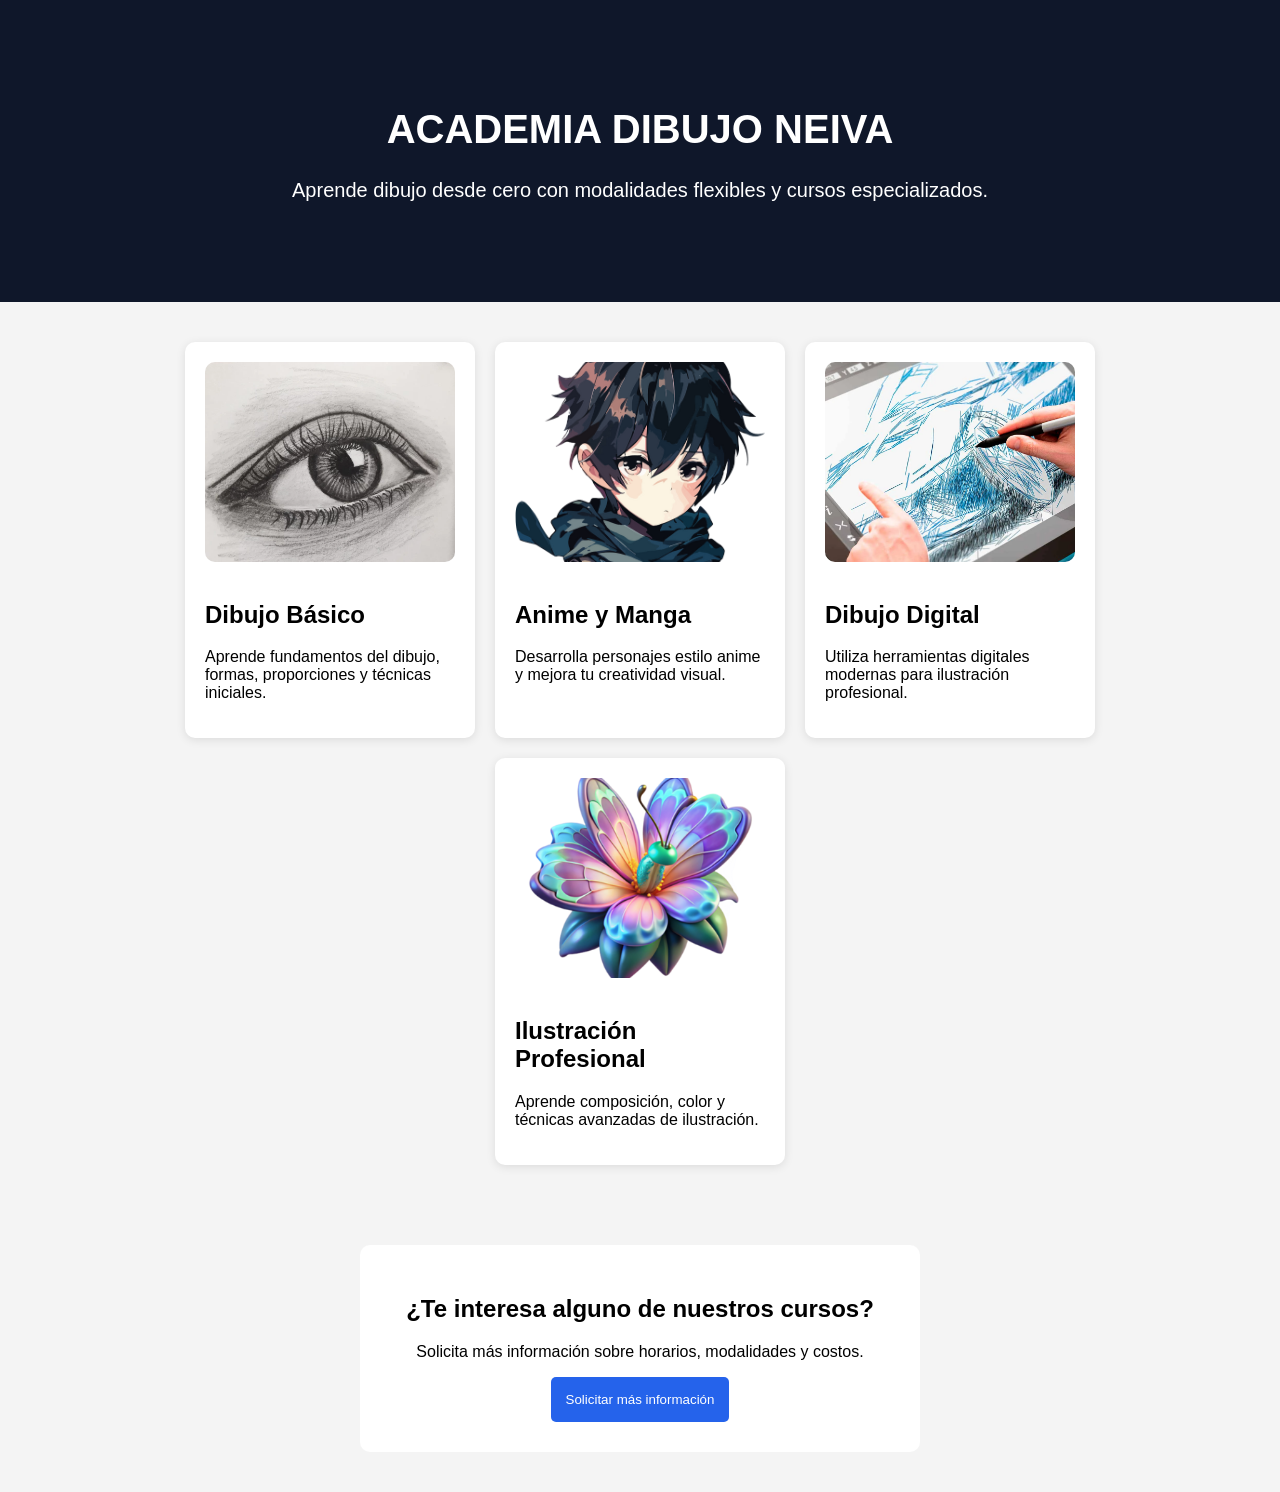
<file: index.html>
<!doctype html>
<html lang="es">
  <head>
    <meta charset="UTF-8" />
    <meta name="viewport" content="width=device-width, initial-scale=1.0" />
    <title>ACADEMIA DIBUJO NEIVA</title>
    <link rel="stylesheet" href="style.css" />
  </head>
  <body>
    <header class="hero">
      <h1>ACADEMIA DIBUJO NEIVA</h1>
      <p>
        Aprende dibujo desde cero con modalidades flexibles y cursos
        especializados.
      </p>
    </header>

    <section class="beneficios">
      <div class="card">
        <img
          src="imagenes/dibujo-basico.png"
          alt="Dibujo Básico"
          class="card-img"
        />

        <h2>Dibujo Básico</h2>

        <p>
          Aprende fundamentos del dibujo, formas, proporciones y técnicas
          iniciales.
        </p>
      </div>

      <div class="card">
        <img src="imagenes/anime.png" alt="Anime y Manga" class="card-img" />

        <h2>Anime y Manga</h2>

        <p>
          Desarrolla personajes estilo anime y mejora tu creatividad visual.
        </p>
      </div>

      <div class="card">
        <img src="imagenes/dijital.png" alt="Dibujo Digital" class="card-img" />

        <h2>Dibujo Digital</h2>

        <p>
          Utiliza herramientas digitales modernas para ilustración profesional.
        </p>
      </div>

      <div class="card">
        <img
          src="imagenes/ilustracion.png"
          alt="Ilustración Profesional"
          class="card-img"
        />

        <h2>Ilustración Profesional</h2>

        <p>Aprende composición, color y técnicas avanzadas de ilustración.</p>
      </div>
    </section>

    <section class="formulario">
      <h2>¿Te interesa alguno de nuestros cursos?</h2>

      <p>Solicita más información sobre horarios, modalidades y costos.</p>

      <a href="Formulario.html" class="btn-container">
        <button>Solicitar más información</button>
      </a>
    </section>
  </body>
</html>
</file>
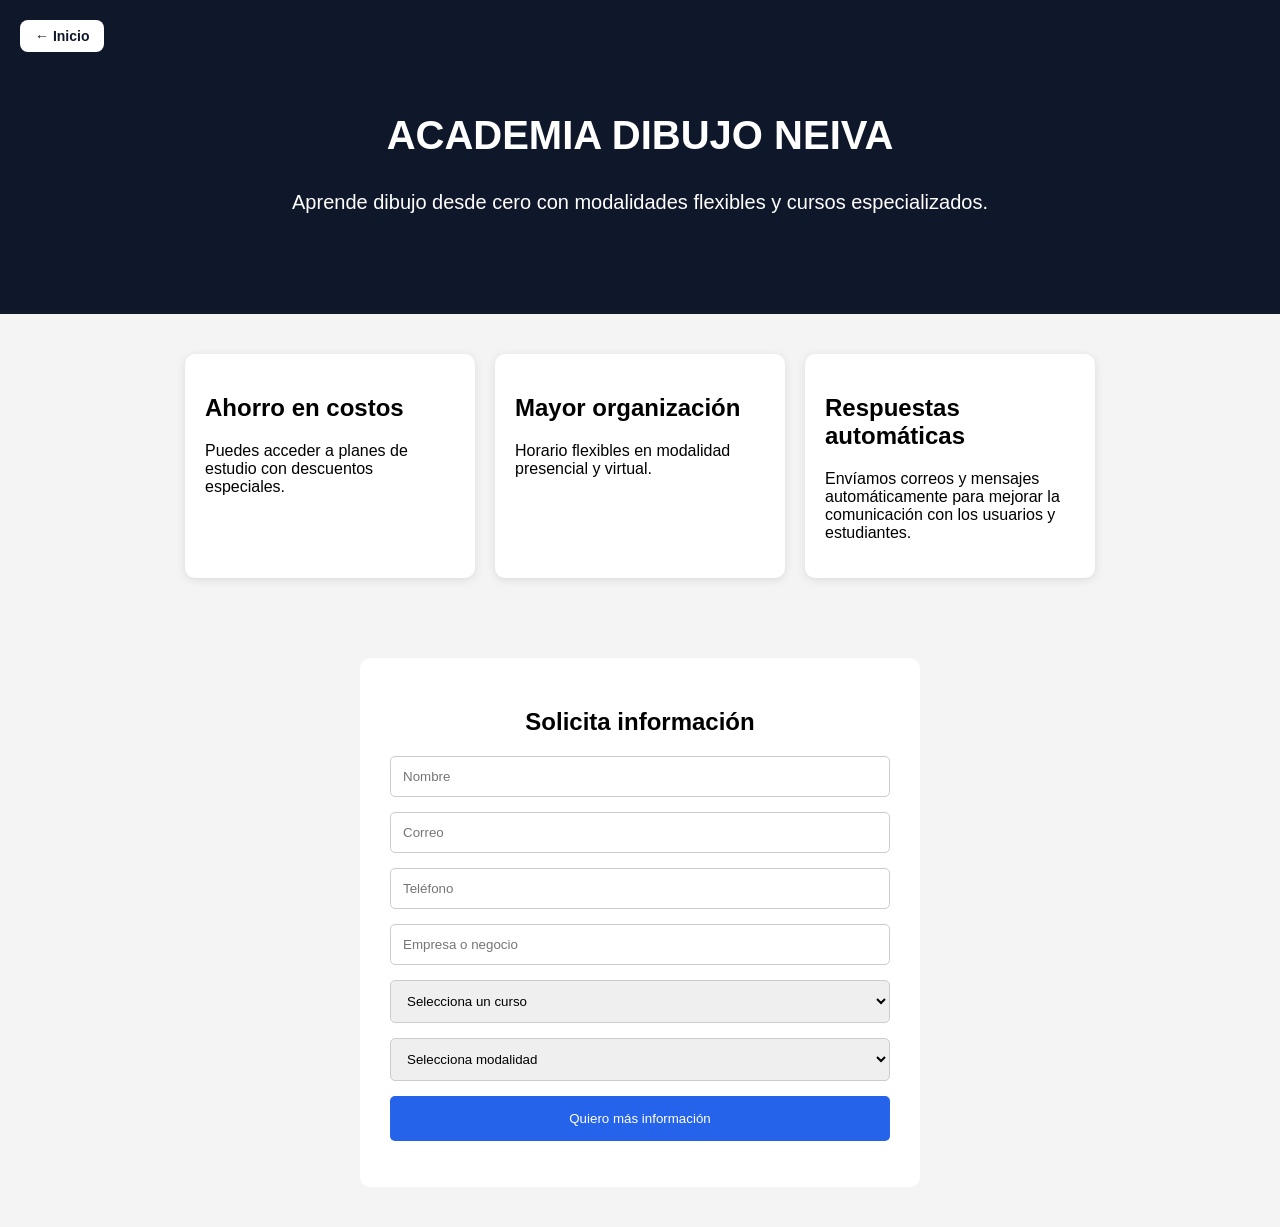
<file: Pagina dibujo-landing/index.html>
<!doctype html>
<html lang="es">
  <head>
    <meta charset="UTF-8" />
    <meta name="viewport" content="width=device-width, initial-scale=1.0" />
    <title>ACADEMIA DIBUJO NEIVA</title>
    <link rel="stylesheet" href="style.css" />
  </head>
  <body>
    <section class="hero">
      <a href="inicio.html" class="btn-inicio">← Inicio</a>
      <h1>ACADEMIA DIBUJO NEIVA</h1>
      <p>
        Aprende dibujo desde cero con modalidades flexibles y cursos
        especializados.
      </p>
    </section>

    <section class="beneficios">
      <div class="card">
        <h2>Ahorro en costos</h2>
        <p>Puedes acceder a planes de estudio con descuentos especiales.</p>
      </div>

      <div class="card">
        <h2>Mayor organización</h2>
        <p>Horario flexibles en modalidad presencial y virtual.</p>
      </div>

      <div class="card">
        <h2>Respuestas automáticas</h2>
        <p>
          Envíamos correos y mensajes automáticamente para mejorar la
          comunicación con los usuarios y estudiantes.
        </p>
      </div>
    </section>

    <section class="formulario">
      <h2>Solicita información</h2>

      <form id="leadForm">
        <input type="text" id="nombre" placeholder="Nombre" required />

        <input type="email" id="correo" placeholder="Correo" required />

        <input type="text" id="telefono" placeholder="Teléfono" required />

        <input type="text" id="empresa" placeholder="Empresa o negocio" />
        <select id="curso" required>
          <option value="">Selecciona un curso</option>

          <option value="Dibujo Básico">Dibujo Básico</option>

          <option value="Anime y Manga">Anime y Manga</option>

          <option value="Dibujo Digital">Dibujo Digital</option>

          <option value="Ilustración Profesional">
            Ilustración Profesional
          </option>
        </select>

        <select id="modalidad" required>
          <option value="">Selecciona modalidad</option>

          <option value="Virtual">Virtual</option>

          <option value="Presencial">Presencial</option>
        </select>
        <button type="submit">Quiero más información</button>
      </form>

      <p id="mensaje"></p>
    </section>

    <script src="script.js"></script>
  </body>
</html>
</file>
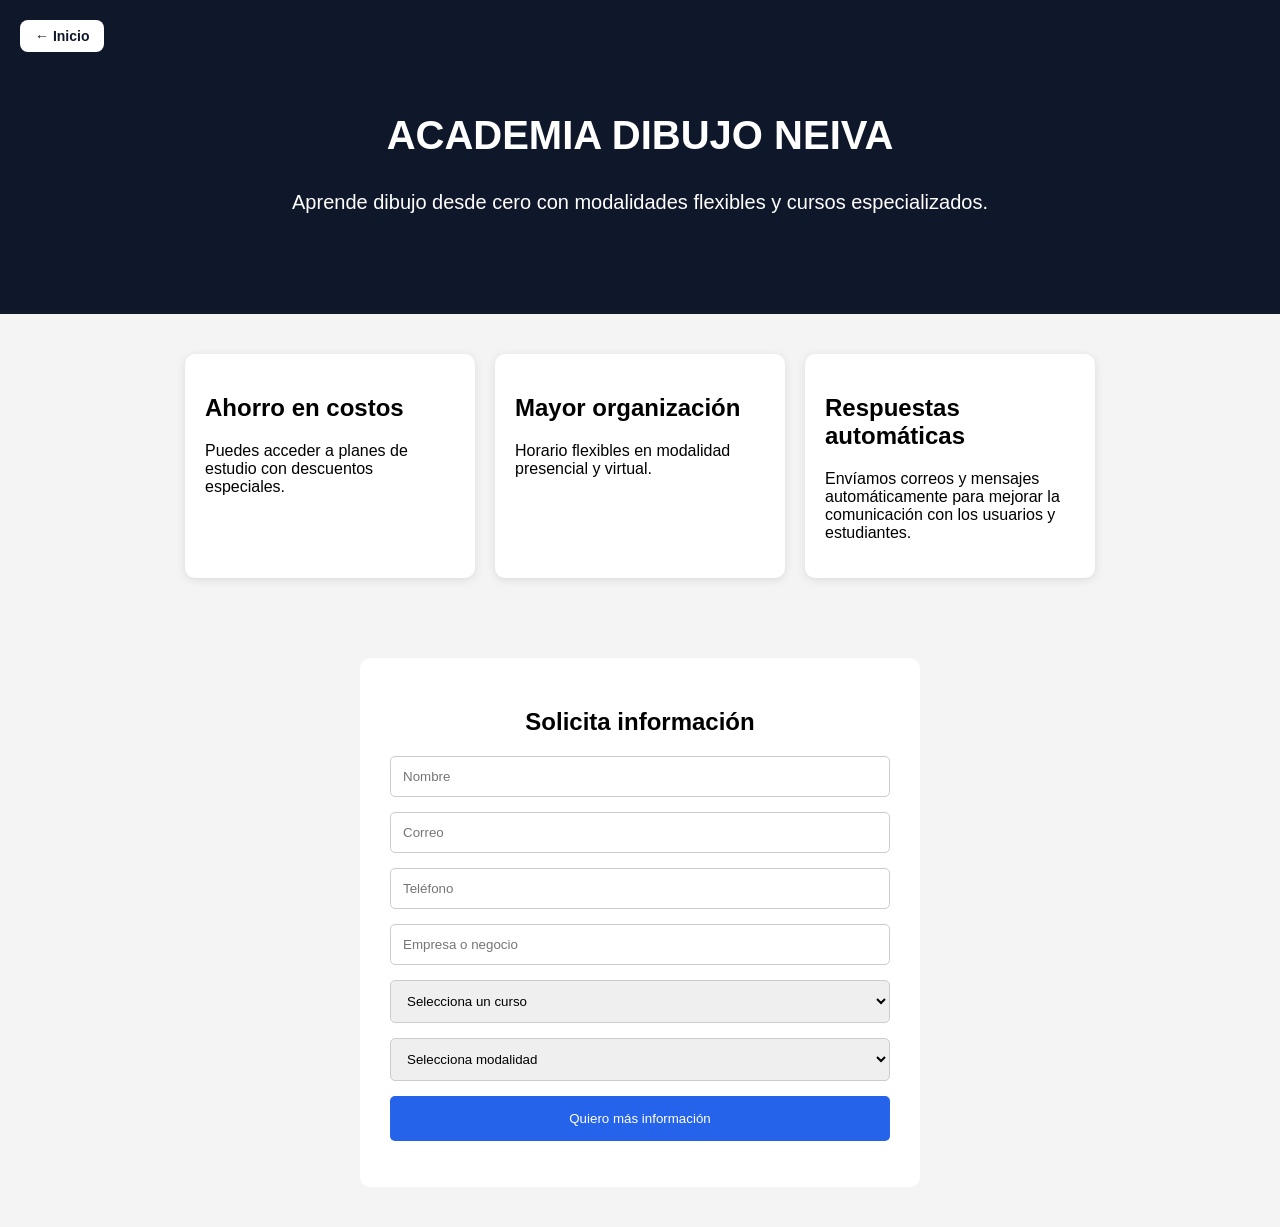
<file: Formulario.html>
<!doctype html>
<html lang="es">
  <head>
    <meta charset="UTF-8" />
    <meta name="viewport" content="width=device-width, initial-scale=1.0" />
    <title>ACADEMIA DIBUJO NEIVA</title>
    <link rel="stylesheet" href="style.css" />
  </head>
  <body>
    <section class="hero">
      <a href="index.html" class="btn-inicio">← Inicio</a>
      <h1>ACADEMIA DIBUJO NEIVA</h1>
      <p>
        Aprende dibujo desde cero con modalidades flexibles y cursos
        especializados.
      </p>
    </section>

    <section class="beneficios">
      <div class="card">
        <h2>Ahorro en costos</h2>
        <p>Puedes acceder a planes de estudio con descuentos especiales.</p>
      </div>

      <div class="card">
        <h2>Mayor organización</h2>
        <p>Horario flexibles en modalidad presencial y virtual.</p>
      </div>

      <div class="card">
        <h2>Respuestas automáticas</h2>
        <p>
          Envíamos correos y mensajes automáticamente para mejorar la
          comunicación con los usuarios y estudiantes.
        </p>
      </div>
    </section>

    <section class="formulario">
      <h2>Solicita información</h2>

      <form id="leadForm">
        <input type="text" id="nombre" placeholder="Nombre" required />

        <input type="email" id="correo" placeholder="Correo" required />

        <input type="text" id="telefono" placeholder="Teléfono" required />

        <input type="text" id="empresa" placeholder="Empresa o negocio" />
        <select id="curso" required>
          <option value="">Selecciona un curso</option>

          <option value="Dibujo Básico">Dibujo Básico</option>

          <option value="Anime y Manga">Anime y Manga</option>

          <option value="Dibujo Digital">Dibujo Digital</option>

          <option value="Ilustración Profesional">
            Ilustración Profesional
          </option>
        </select>

        <select id="modalidad" required>
          <option value="">Selecciona modalidad</option>

          <option value="Virtual">Virtual</option>

          <option value="Presencial">Presencial</option>
        </select>
        <button type="submit">Quiero más información</button>
      </form>

      <p id="mensaje"></p>
    </section>

    <script src="script.js"></script>
  </body>
</html>
</file>
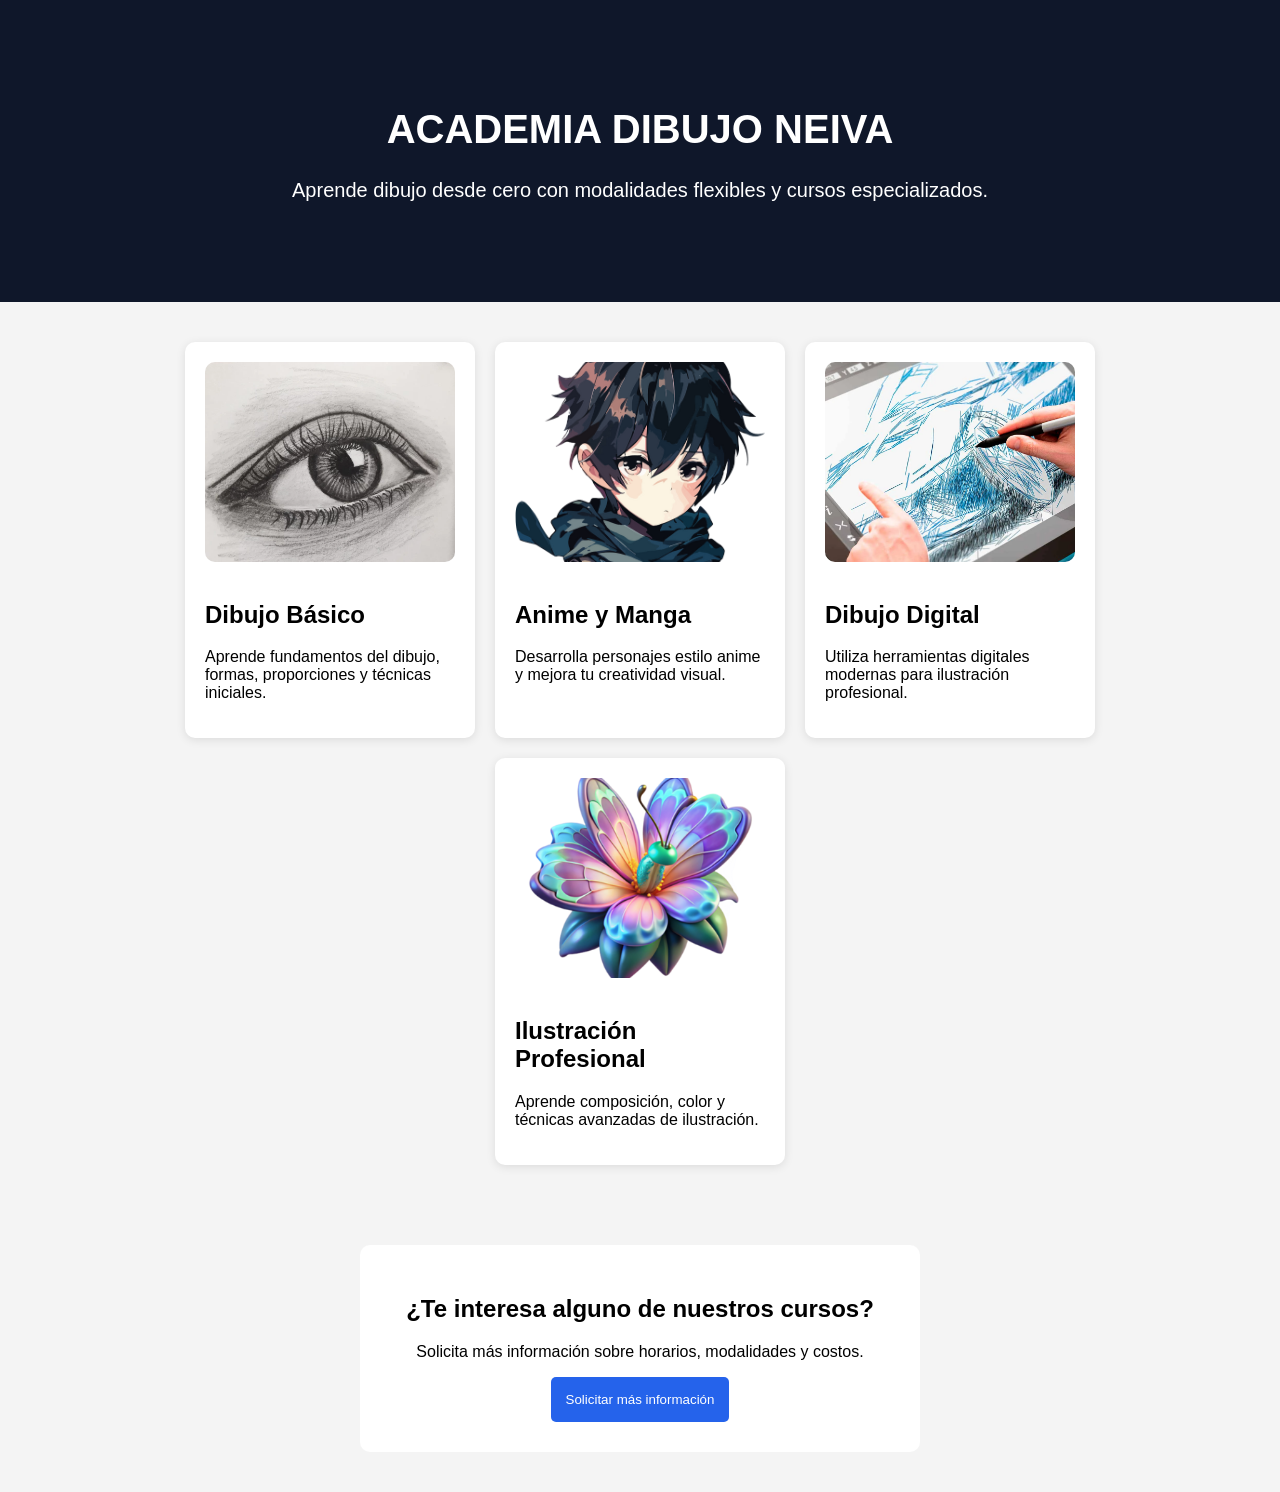
<file: Pagina dibujo-landing/inicio.html>
<!doctype html>
<html lang="es">
  <head>
    <meta charset="UTF-8" />
    <meta name="viewport" content="width=device-width, initial-scale=1.0" />
    <title>ACADEMIA DIBUJO NEIVA</title>
    <link rel="stylesheet" href="style.css" />
  </head>
  <body>
    <header class="hero">
      <h1>ACADEMIA DIBUJO NEIVA</h1>
      <p>
        Aprende dibujo desde cero con modalidades flexibles y cursos
        especializados.
      </p>
    </header>

    <section class="beneficios">
      <div class="card">
        <img
          src="imagenes/dibujo-basico.png"
          alt="Dibujo Básico"
          class="card-img"
        />

        <h2>Dibujo Básico</h2>

        <p>
          Aprende fundamentos del dibujo, formas, proporciones y técnicas
          iniciales.
        </p>
      </div>

      <div class="card">
        <img src="imagenes/anime.png" alt="Anime y Manga" class="card-img" />

        <h2>Anime y Manga</h2>

        <p>
          Desarrolla personajes estilo anime y mejora tu creatividad visual.
        </p>
      </div>

      <div class="card">
        <img src="imagenes/dijital.png" alt="Dibujo Digital" class="card-img" />

        <h2>Dibujo Digital</h2>

        <p>
          Utiliza herramientas digitales modernas para ilustración profesional.
        </p>
      </div>

      <div class="card">
        <img
          src="imagenes/ilustracion.png"
          alt="Ilustración Profesional"
          class="card-img"
        />

        <h2>Ilustración Profesional</h2>

        <p>Aprende composición, color y técnicas avanzadas de ilustración.</p>
      </div>
    </section>

    <section class="formulario">
      <h2>¿Te interesa alguno de nuestros cursos?</h2>

      <p>Solicita más información sobre horarios, modalidades y costos.</p>

      <a href="index.html" class="btn-container">
        <button>Solicitar más información</button>
      </a>
    </section>
  </body>
</html>
</file>
<file: style.css>
body {
  margin: 0;
  font-family: Arial, Helvetica, sans-serif;
  background: #f4f4f4;
}

.hero {
  background: #0f172a;
  color: white;
  text-align: center;
  padding: 80px 20px;
  position: relative;
}

.hero h1 {
  font-size: 40px;
}

.hero p {
  font-size: 20px;
}

.beneficios {
  display: flex;
  justify-content: center;
  gap: 20px;
  padding: 40px;
  flex-wrap: wrap;
}

.card {
  background: white;
  width: 250px;
  padding: 20px;
  border-radius: 10px;
  box-shadow: 0px 2px 10px rgba(0, 0, 0, 0.1);
}

.formulario {
  background: white;
  margin: 40px auto;
  width: 90%;
  max-width: 500px;
  padding: 30px;
  border-radius: 10px;
}

form {
  display: flex;
  flex-direction: column;
}

input {
  margin-bottom: 15px;
  padding: 12px;
  border: 1px solid #ccc;
  border-radius: 5px;
}

button {
  background: #2563eb;
  color: white;
  border: none;
  padding: 15px;
  border-radius: 5px;
  cursor: pointer;
}

button:hover {
  background: #1d4ed8;
}

select {
  margin-bottom: 15px;
  padding: 12px;
  border: 1px solid #ccc;
  border-radius: 5px;
  width: 100%;
}

.card-img {
  width: 100%;
  height: 200px;
  object-fit: cover;
  border-radius: 10px;
  margin-bottom: 15px;
}
.btn-inicio {
  position: absolute;
  top: 20px;
  left: 20px;
  background: white;
  color: #0f172a;
  padding: 8px 15px;
  border-radius: 8px;
  text-decoration: none;
  font-weight: bold;
  font-size: 14px;
  transition: 0.3s;
}

.btn-inicio:hover {
  background: #dbeafe;
}
.btn-container {
  display: flex;
  justify-content: center;
  text-decoration: none;
}
.formulario {
  background: white;
  margin: 40px auto;
  width: 90%;
  max-width: 500px;
  padding: 30px;
  border-radius: 10px;
  text-align: center;
}
</file>
<file: Pagina dibujo-landing/style.css>
body {
  margin: 0;
  font-family: Arial, Helvetica, sans-serif;
  background: #f4f4f4;
}

.hero {
  background: #0f172a;
  color: white;
  text-align: center;
  padding: 80px 20px;
  position: relative;
}

.hero h1 {
  font-size: 40px;
}

.hero p {
  font-size: 20px;
}

.beneficios {
  display: flex;
  justify-content: center;
  gap: 20px;
  padding: 40px;
  flex-wrap: wrap;
}

.card {
  background: white;
  width: 250px;
  padding: 20px;
  border-radius: 10px;
  box-shadow: 0px 2px 10px rgba(0, 0, 0, 0.1);
}

.formulario {
  background: white;
  margin: 40px auto;
  width: 90%;
  max-width: 500px;
  padding: 30px;
  border-radius: 10px;
}

form {
  display: flex;
  flex-direction: column;
}

input {
  margin-bottom: 15px;
  padding: 12px;
  border: 1px solid #ccc;
  border-radius: 5px;
}

button {
  background: #2563eb;
  color: white;
  border: none;
  padding: 15px;
  border-radius: 5px;
  cursor: pointer;
}

button:hover {
  background: #1d4ed8;
}

select {
  margin-bottom: 15px;
  padding: 12px;
  border: 1px solid #ccc;
  border-radius: 5px;
  width: 100%;
}

.card-img {
  width: 100%;
  height: 200px;
  object-fit: cover;
  border-radius: 10px;
  margin-bottom: 15px;
}
.btn-inicio {
  position: absolute;
  top: 20px;
  left: 20px;
  background: white;
  color: #0f172a;
  padding: 8px 15px;
  border-radius: 8px;
  text-decoration: none;
  font-weight: bold;
  font-size: 14px;
  transition: 0.3s;
}

.btn-inicio:hover {
  background: #dbeafe;
}
.btn-container {
  display: flex;
  justify-content: center;
  text-decoration: none;
}
.formulario {
  background: white;
  margin: 40px auto;
  width: 90%;
  max-width: 500px;
  padding: 30px;
  border-radius: 10px;
  text-align: center;
}
</file>
